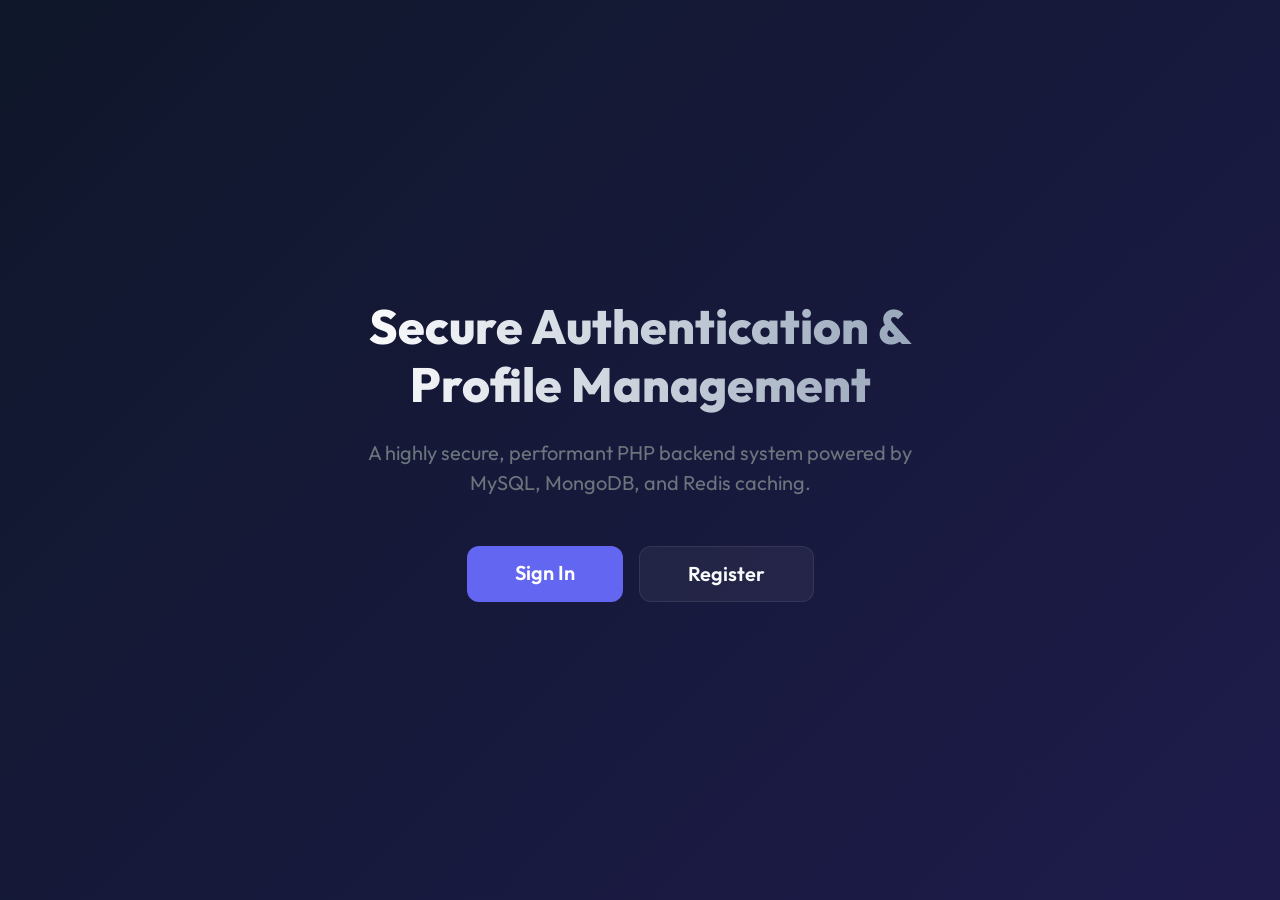
<file: index.html>
<!DOCTYPE html>
<html lang="en">
<head>
    <meta charset="UTF-8">
    <meta name="viewport" content="width=device-width, initial-scale=1.0">
    <title>Welcome - Secure Auth System</title>
    <link rel="preconnect" href="https://fonts.googleapis.com">
    <link rel="preconnect" href="https://fonts.gstatic.com" crossorigin>
    <link href="https://fonts.googleapis.com/css2?family=Outfit:wght@300;400;500;600;700;800&display=swap" rel="stylesheet">
    <link href="https://cdn.jsdelivr.net/npm/bootstrap@5.3.2/dist/css/bootstrap.min.css" rel="stylesheet">
    <link href="css/style.css" rel="stylesheet">
</head>
<body>
    <div class="container">
        <div class="landing-hero py-5">
            <h1 class="landing-title">Secure Authentication & Profile Management</h1>
            <p class="text-secondary fs-5 mb-5">
                A highly secure, performant PHP backend system powered by MySQL, MongoDB, and Redis caching.
            </p>
            <div class="d-flex justify-content-center gap-3">
                <a href="login.html" id="landing-login-btn" class="btn btn-primary btn-lg px-5">Sign In</a>
                <a href="register.html" id="landing-register-btn" class="btn btn-secondary btn-lg px-5">Register</a>
                <a href="profile.html" id="landing-profile-btn" class="btn btn-primary btn-lg px-5 d-none">Go to Profile</a>
            </div>
        </div>
    </div>

    <script src="https://code.jquery.com/jquery-3.7.1.min.js"></script>
    <script src="https://cdn.jsdelivr.net/npm/bootstrap@5.3.2/dist/js/bootstrap.bundle.min.js"></script>
    <script src="js/index.js"></script>
</body>
</html>
</file>
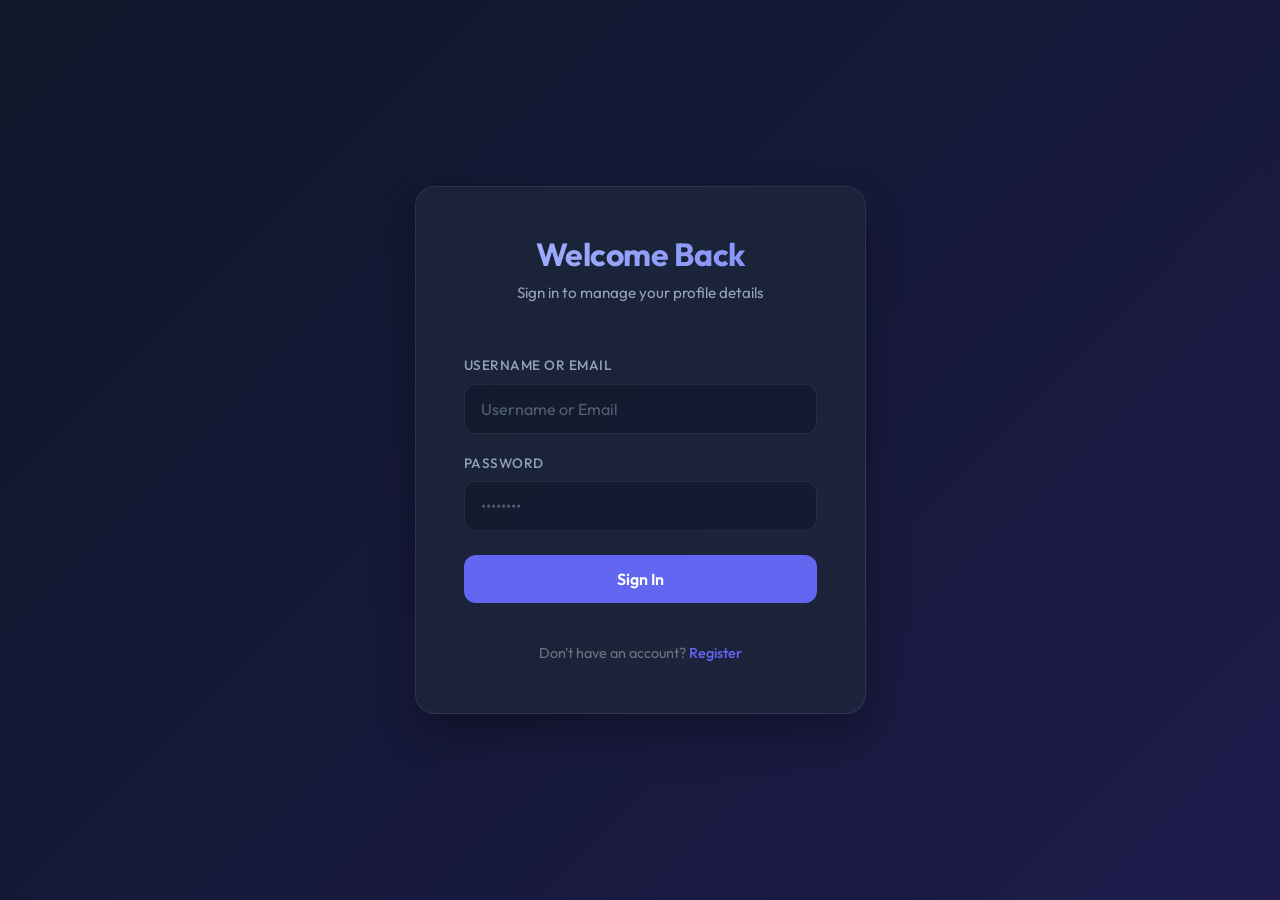
<file: login.html>
<!DOCTYPE html>
<html lang="en">
<head>
    <meta charset="UTF-8">
    <meta name="viewport" content="width=device-width, initial-scale=1.0">
    <title>Login - Secure Auth System</title>
    <link rel="preconnect" href="https://fonts.googleapis.com">
    <link rel="preconnect" href="https://fonts.gstatic.com" crossorigin>
    <link href="https://fonts.googleapis.com/css2?family=Outfit:wght@300;400;500;600;700;800&display=swap" rel="stylesheet">
    <link href="https://cdn.jsdelivr.net/npm/bootstrap@5.3.2/dist/css/bootstrap.min.css" rel="stylesheet">
    <link href="css/style.css" rel="stylesheet">
</head>
<body>
    <div class="container my-5">
        <div class="row justify-content-center">
            <div class="col-12 col-md-8 col-lg-5">
                <div class="card auth-card p-4 p-md-5">
                    <div class="auth-header">
                        <h2 class="auth-title">Welcome Back</h2>
                        <p class="auth-subtitle">Sign in to manage your profile details</p>
                    </div>

                    <div id="feedback" class="feedback-alert"></div>

                    <form id="login-form" novalidate>
                        <div class="mb-3">
                            <label for="identity" class="form-label">Username or Email</label>
                            <input type="text" class="form-control" id="identity" name="identity" placeholder="Username or Email" required>
                        </div>
                        <div class="mb-4">
                            <label for="password" class="form-label">Password</label>
                            <input type="password" class="form-control" id="password" name="password" placeholder="••••••••" required>
                        </div>
                        <button type="submit" id="submit-btn" class="btn btn-primary w-100 mb-3">Sign In</button>
                    </form>

                    <div class="auth-links text-secondary">
                        Don't have an account? <a href="register.html">Register</a>
                    </div>
                </div>
            </div>
        </div>
    </div>

    <script src="https://code.jquery.com/jquery-3.7.1.min.js"></script>
    <script src="https://cdn.jsdelivr.net/npm/bootstrap@5.3.2/dist/js/bootstrap.bundle.min.js"></script>
    <script src="js/login.js"></script>
</body>
</html>
</file>
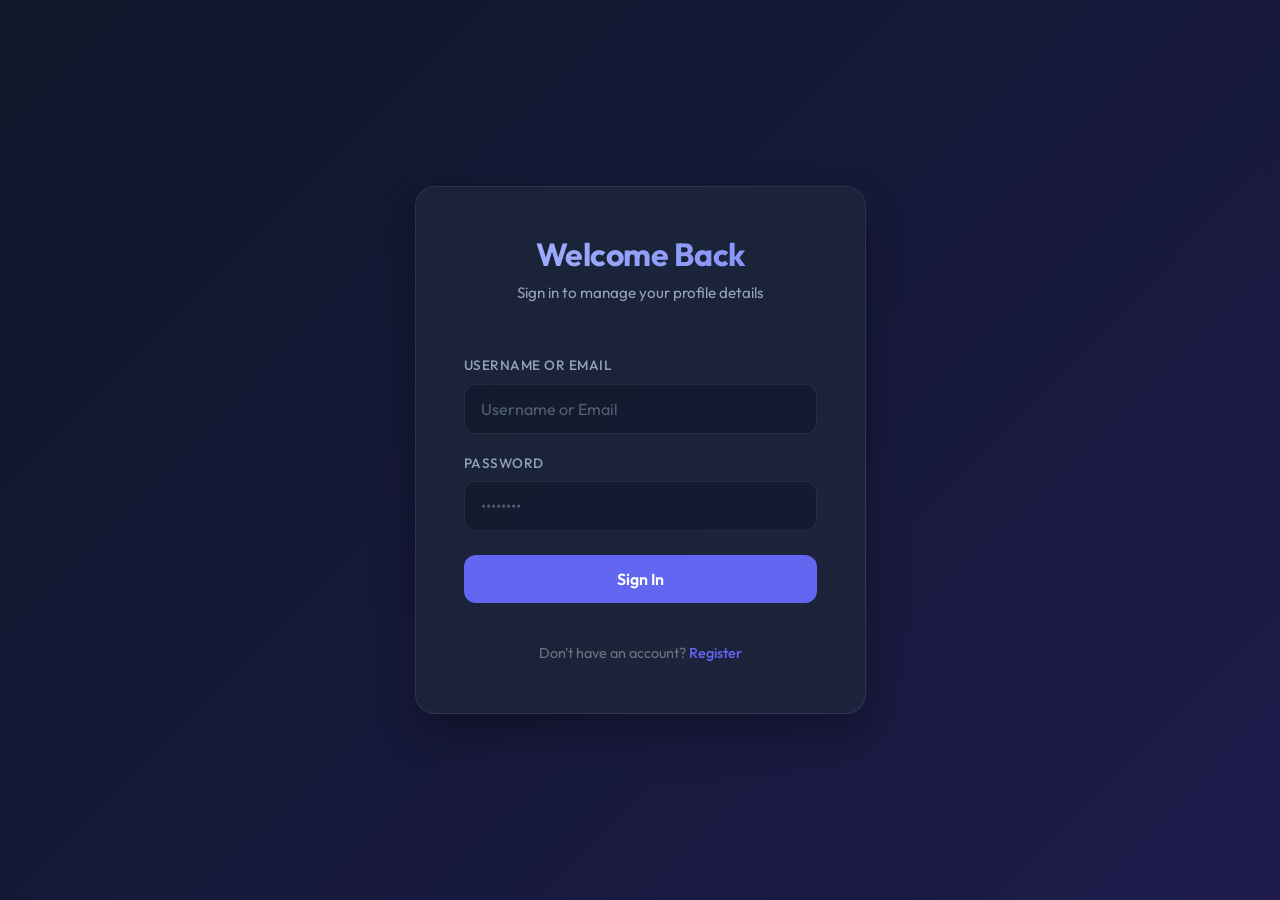
<file: profile.html>
<!DOCTYPE html>
<html lang="en">
<head>
    <meta charset="UTF-8">
    <meta name="viewport" content="width=device-width, initial-scale=1.0">
    <title>Profile Management - Secure Auth System</title>
    <link rel="preconnect" href="https://fonts.googleapis.com">
    <link rel="preconnect" href="https://fonts.gstatic.com" crossorigin>
    <link href="https://fonts.googleapis.com/css2?family=Outfit:wght@300;400;500;600;700;800&display=swap" rel="stylesheet">
    <link href="https://cdn.jsdelivr.net/npm/bootstrap@5.3.2/dist/css/bootstrap.min.css" rel="stylesheet">
    <link href="css/style.css" rel="stylesheet">
</head>
<body>
    <div class="container my-5">
        <div class="row justify-content-center">
            <div class="col-12 col-lg-8">
                <div class="card auth-card p-4 p-md-5">
                    <div class="d-flex justify-content-between align-items-center mb-4 pb-3 border-bottom border-secondary-subtle">
                        <div>
                            <h2 class="auth-title mb-0">User Profile</h2>
                            <p class="auth-subtitle mb-0">Manage your credentials and details</p>
                        </div>
                        <button id="logout-btn" class="btn btn-secondary btn-sm px-4">Logout</button>
                    </div>

                    <div id="feedback" class="feedback-alert"></div>

                    <form id="profile-form" novalidate>
                        <div class="profile-section-title">Account Credentials (MySQL)</div>
                        <div class="row mb-3">
                            <div class="col-md-6 mb-3 mb-md-0">
                                <label for="username" class="form-label">Username</label>
                                <input type="text" class="form-control-plaintext text-white border-0 bg-transparent px-0 fw-bold fs-5" id="username" readonly value="Loading...">
                            </div>
                            <div class="col-md-6">
                                <label for="email" class="form-label">Email Address</label>
                                <input type="text" class="form-control-plaintext text-white border-0 bg-transparent px-0 fw-bold fs-5" id="email" readonly value="Loading...">
                            </div>
                        </div>

                        <div class="profile-section-title">Personal Details (MongoDB)</div>
                        <div class="row">
                            <div class="col-md-6 mb-3">
                                <label for="age" class="form-label">Age</label>
                                <input type="number" class="form-control" id="age" name="age" min="1" max="120" placeholder="e.g. 28">
                            </div>
                            <div class="col-md-6 mb-3">
                                <label for="dob" class="form-label">Date of Birth</label>
                                <input type="date" class="form-control" id="dob" name="dob">
                            </div>
                        </div>
                        <div class="row">
                            <div class="col-md-6 mb-3">
                                <label for="contact" class="form-label">Contact Number</label>
                                <input type="tel" class="form-control" id="contact" name="contact" placeholder="e.g. +1234567890">
                            </div>
                            <div class="col-md-6 mb-3">
                                <label for="address" class="form-label">Address</label>
                                <input type="text" class="form-control" id="address" name="address" placeholder="e.g. 123 Main St, Springfield">
                            </div>
                        </div>

                        <div class="mt-4 pt-2">
                            <button type="submit" id="submit-btn" class="btn btn-primary px-5">Save Profile Details</button>
                        </div>
                    </form>
                </div>
            </div>
        </div>
    </div>

    <script src="https://code.jquery.com/jquery-3.7.1.min.js"></script>
    <script src="https://cdn.jsdelivr.net/npm/bootstrap@5.3.2/dist/js/bootstrap.bundle.min.js"></script>
    <script src="js/profile.js"></script>
</body>
</html>
</file>
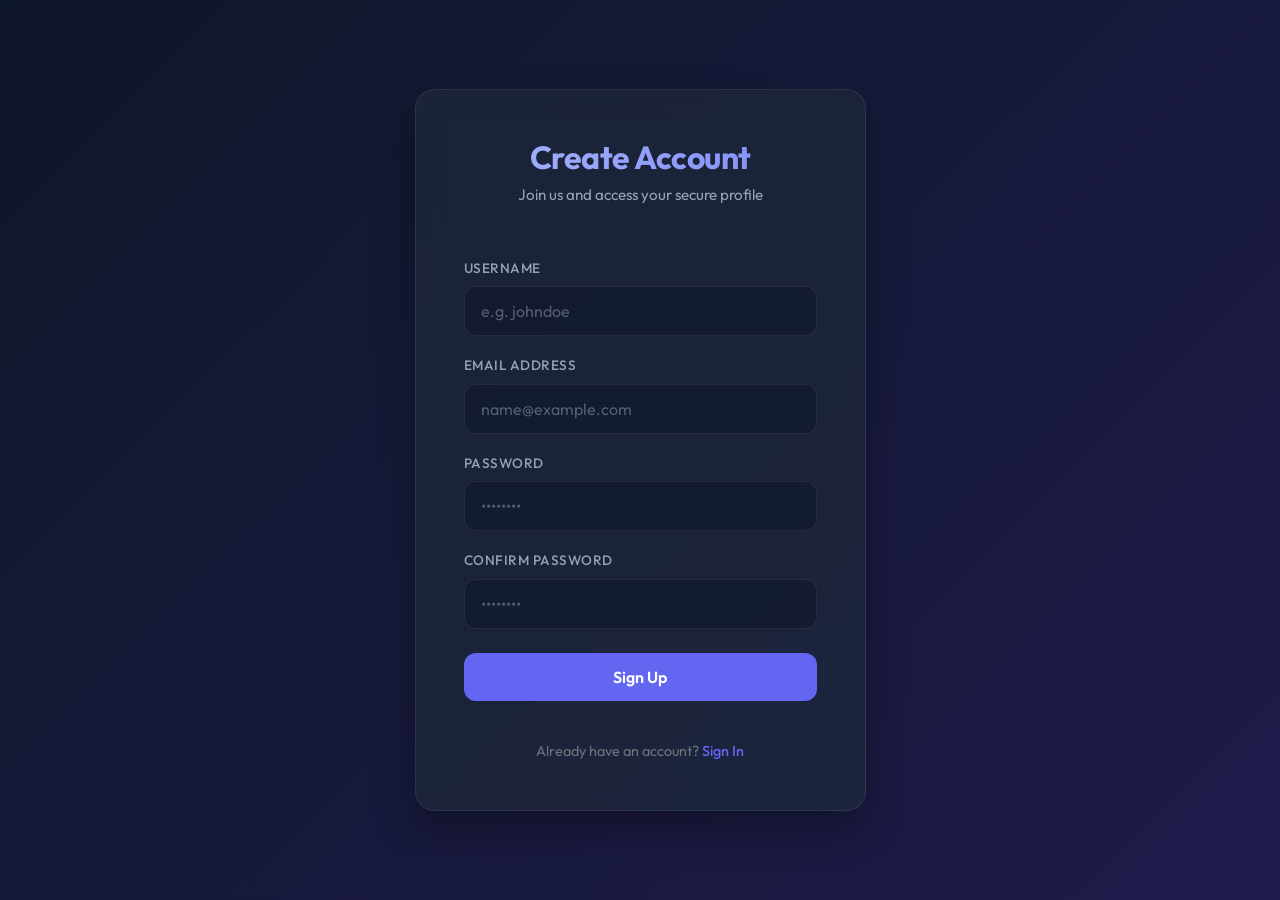
<file: register.html>
<!DOCTYPE html>
<html lang="en">
<head>
    <meta charset="UTF-8">
    <meta name="viewport" content="width=device-width, initial-scale=1.0">
    <title>Register - Secure Auth System</title>
    <link rel="preconnect" href="https://fonts.googleapis.com">
    <link rel="preconnect" href="https://fonts.gstatic.com" crossorigin>
    <link href="https://fonts.googleapis.com/css2?family=Outfit:wght@300;400;500;600;700;800&display=swap" rel="stylesheet">
    <link href="https://cdn.jsdelivr.net/npm/bootstrap@5.3.2/dist/css/bootstrap.min.css" rel="stylesheet">
    <link href="css/style.css" rel="stylesheet">
</head>
<body>
    <div class="container my-5">
        <div class="row justify-content-center">
            <div class="col-12 col-md-8 col-lg-5">
                <div class="card auth-card p-4 p-md-5">
                    <div class="auth-header">
                        <h2 class="auth-title">Create Account</h2>
                        <p class="auth-subtitle">Join us and access your secure profile</p>
                    </div>

                    <div id="feedback" class="feedback-alert"></div>

                    <form id="register-form" novalidate>
                        <div class="mb-3">
                            <label for="username" class="form-label">Username</label>
                            <input type="text" class="form-control" id="username" name="username" placeholder="e.g. johndoe" required>
                        </div>
                        <div class="mb-3">
                            <label for="email" class="form-label">Email Address</label>
                            <input type="email" class="form-control" id="email" name="email" placeholder="name@example.com" required>
                        </div>
                        <div class="mb-3">
                            <label for="password" class="form-label">Password</label>
                            <input type="password" class="form-control" id="password" name="password" placeholder="••••••••" required>
                        </div>
                        <div class="mb-4">
                            <label for="confirm_password" class="form-label">Confirm Password</label>
                            <input type="password" class="form-control" id="confirm_password" name="confirm_password" placeholder="••••••••" required>
                        </div>
                        <button type="submit" id="submit-btn" class="btn btn-primary w-100 mb-3">Sign Up</button>
                    </form>

                    <div class="auth-links text-secondary">
                        Already have an account? <a href="login.html">Sign In</a>
                    </div>
                </div>
            </div>
        </div>
    </div>

    <script src="https://code.jquery.com/jquery-3.7.1.min.js"></script>
    <script src="https://cdn.jsdelivr.net/npm/bootstrap@5.3.2/dist/js/bootstrap.bundle.min.js"></script>
    <script src="js/register.js"></script>
</body>
</html>
</file>
<file: css/style.css>
:root {
    --bg-gradient: linear-gradient(135deg, #0f172a 0%, #1e1b4b 100%);
    --card-bg: rgba(30, 41, 59, 0.7);
    --border-color: rgba(255, 255, 255, 0.08);
    --primary-color: #6366f1;
    --primary-hover: #4f46e5;
    --text-primary: #f8fafc;
    --text-secondary: #94a3b8;
    --error-color: #ef4444;
    --success-color: #10b981;
}

body {
    background: var(--bg-gradient);
    font-family: 'Outfit', 'Inter', -apple-system, BlinkMacSystemFont, "Segoe UI", Roboto, sans-serif;
    color: var(--text-primary);
    min-height: 100vh;
    display: flex;
    flex-direction: column;
    justify-content: center;
    overflow-x: hidden;
}

.auth-card {
    background: var(--card-bg);
    backdrop-filter: blur(16px);
    -webkit-backdrop-filter: blur(16px);
    border: 1px solid var(--border-color);
    border-radius: 20px;
    box-shadow: 0 20px 40px rgba(0, 0, 0, 0.3);
    transition: transform 0.3s ease, box-shadow 0.3s ease;
}

.auth-card:hover {
    transform: translateY(-2px);
    box-shadow: 0 25px 50px rgba(0, 0, 0, 0.4);
}

.auth-header {
    text-align: center;
    margin-bottom: 2rem;
}

.auth-title {
    font-weight: 700;
    letter-spacing: -0.5px;
    background: linear-gradient(to right, #a5b4fc, #818cf8);
    -webkit-background-clip: text;
    -webkit-text-fill-color: transparent;
}

.auth-subtitle {
    color: var(--text-secondary);
    font-size: 0.95rem;
}

.form-label {
    color: var(--text-secondary);
    font-weight: 500;
    font-size: 0.85rem;
    text-transform: uppercase;
    letter-spacing: 0.5px;
}

.form-control {
    background: rgba(15, 23, 42, 0.6);
    border: 1px solid var(--border-color);
    color: var(--text-primary) !important;
    padding: 0.75rem 1rem;
    border-radius: 12px;
    transition: all 0.2s ease-in-out;
}

.form-control:focus {
    background: rgba(15, 23, 42, 0.8);
    border-color: var(--primary-color);
    box-shadow: 0 0 0 4px rgba(99, 102, 241, 0.15);
    outline: none;
}

.form-control::placeholder {
    color: rgba(148, 163, 184, 0.5);
}

.btn-primary {
    background-color: var(--primary-color);
    border: none;
    padding: 0.75rem 1.5rem;
    border-radius: 12px;
    font-weight: 600;
    transition: all 0.2s ease;
}

.btn-primary:hover, .btn-primary:focus {
    background-color: var(--primary-hover);
    transform: translateY(-1px);
    box-shadow: 0 8px 20px rgba(99, 102, 241, 0.3);
}

.btn-primary:active {
    transform: translateY(1px);
}

.btn-secondary {
    background-color: rgba(255, 255, 255, 0.05);
    border: 1px solid var(--border-color);
    color: var(--text-primary);
    padding: 0.75rem 1.5rem;
    border-radius: 12px;
    font-weight: 600;
    transition: all 0.2s ease;
}

.btn-secondary:hover {
    background-color: rgba(255, 255, 255, 0.1);
    color: var(--text-primary);
    border-color: rgba(255, 255, 255, 0.2);
}

.feedback-alert {
    display: none;
    border-radius: 12px;
    padding: 0.75rem 1rem;
    margin-bottom: 1.5rem;
    font-size: 0.9rem;
    font-weight: 500;
}

.feedback-alert.error {
    background-color: rgba(239, 68, 68, 0.1);
    border: 1px solid rgba(239, 68, 68, 0.2);
    color: var(--error-color);
    display: block;
}

.feedback-alert.success {
    background-color: rgba(16, 185, 129, 0.1);
    border: 1px solid rgba(16, 185, 129, 0.2);
    color: var(--success-color);
    display: block;
}

.auth-links {
    text-align: center;
    margin-top: 1.5rem;
    font-size: 0.9rem;
}

.auth-links a {
    color: var(--primary-color);
    text-decoration: none;
    font-weight: 500;
    transition: color 0.2s;
}

.auth-links a:hover {
    color: var(--primary-hover);
    text-decoration: underline;
}

.landing-hero {
    text-align: center;
    max-width: 600px;
    margin: 0 auto;
}

.landing-title {
    font-size: 3rem;
    font-weight: 800;
    margin-bottom: 1.5rem;
    background: linear-gradient(to right, #ffffff, #94a3b8);
    -webkit-background-clip: text;
    -webkit-text-fill-color: transparent;
}

.profile-section-title {
    font-size: 1.25rem;
    font-weight: 600;
    margin-top: 1.5rem;
    margin-bottom: 1rem;
    padding-bottom: 0.5rem;
    border-bottom: 1px solid var(--border-color);
    color: #a5b4fc;
}

.profile-info-grid {
    display: grid;
    grid-template-columns: 1fr 1fr;
    gap: 1.5rem;
}

@media (max-width: 768px) {
    .profile-info-grid {
        grid-template-columns: 1fr;
    }
}
</file>
